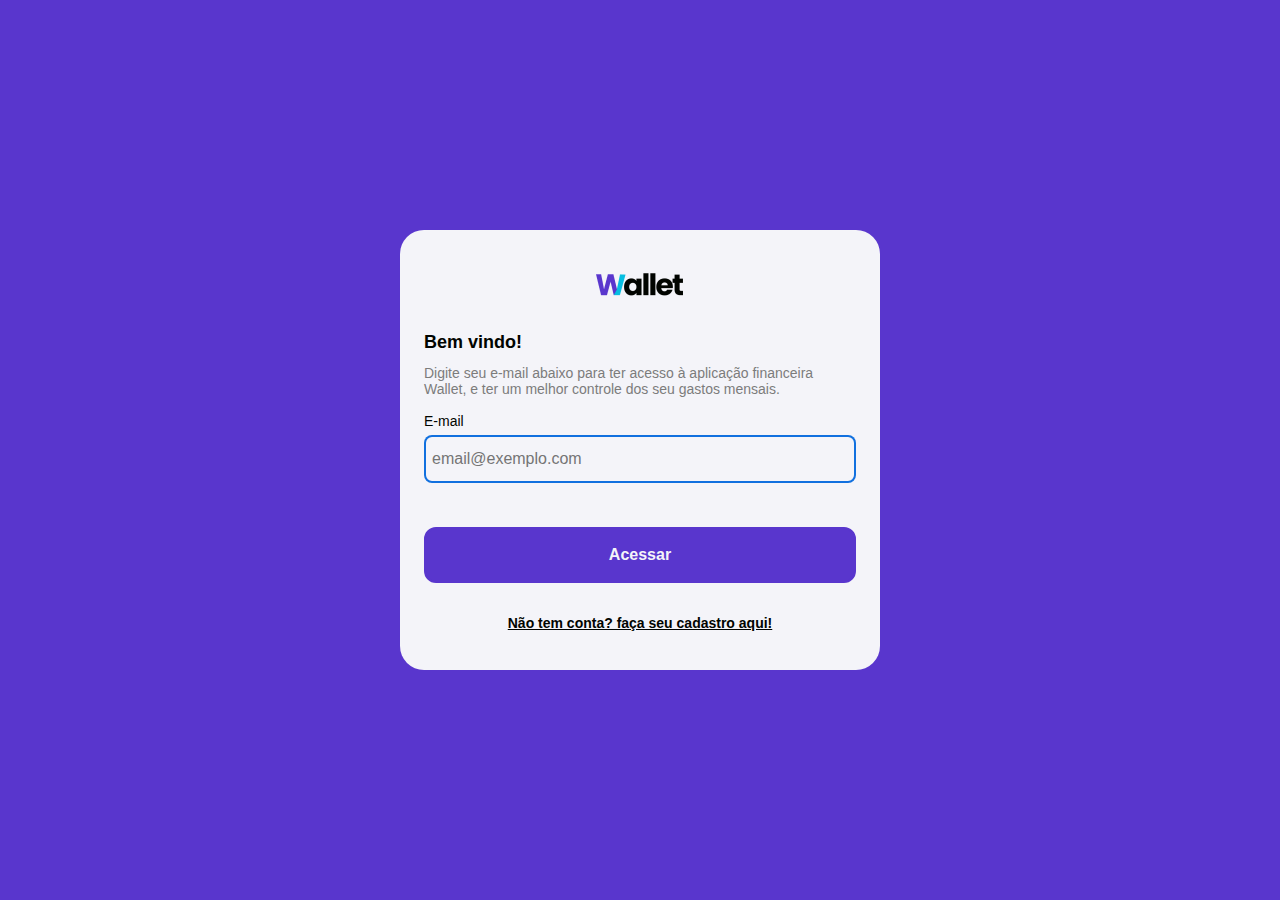
<file: index.html>
<!DOCTYPE html>
<html lang="pt-br">
  <head>
    <meta charset="UTF-8" />
    <meta name="viewport" content="width=device-width, initial-scale=1.0" />
    <title>wallet</title>
    <link rel="stylesheet" href="style.css" />
  </head>
  <body>
    <div class="auth-container">
      <div class="auth-content">
        <div class="auth-content-container">
          <img class="logo" src="src/img/logo (1).png" />
          <h3 class="full-width text-left mt larger">Bem vindo!</h3>
          <p class="mt small">
            Digite seu e-mail abaixo para ter acesso à aplicação financeira
            Wallet, e ter um melhor controle dos seu gastos mensais.
          </p>
          <label class="mt" for="input-email">E-mail</label>
          <input
            placeholder="email@exemplo.com"
            class="mt smaller"
            id="input-email"
            name="input-email"
            type="email"
          />
          <button onclick="onClickLogin()" class="full-width mt larger">
            Acessar
          </button>
          <a href="src/pages/register/index.html" class="mt larger"
            >Não tem conta? faça seu cadastro aqui!</a
          >
        </div>
      </div>
    </div>
    <script src="index.js"></script>
  </body>
</html>
</file>
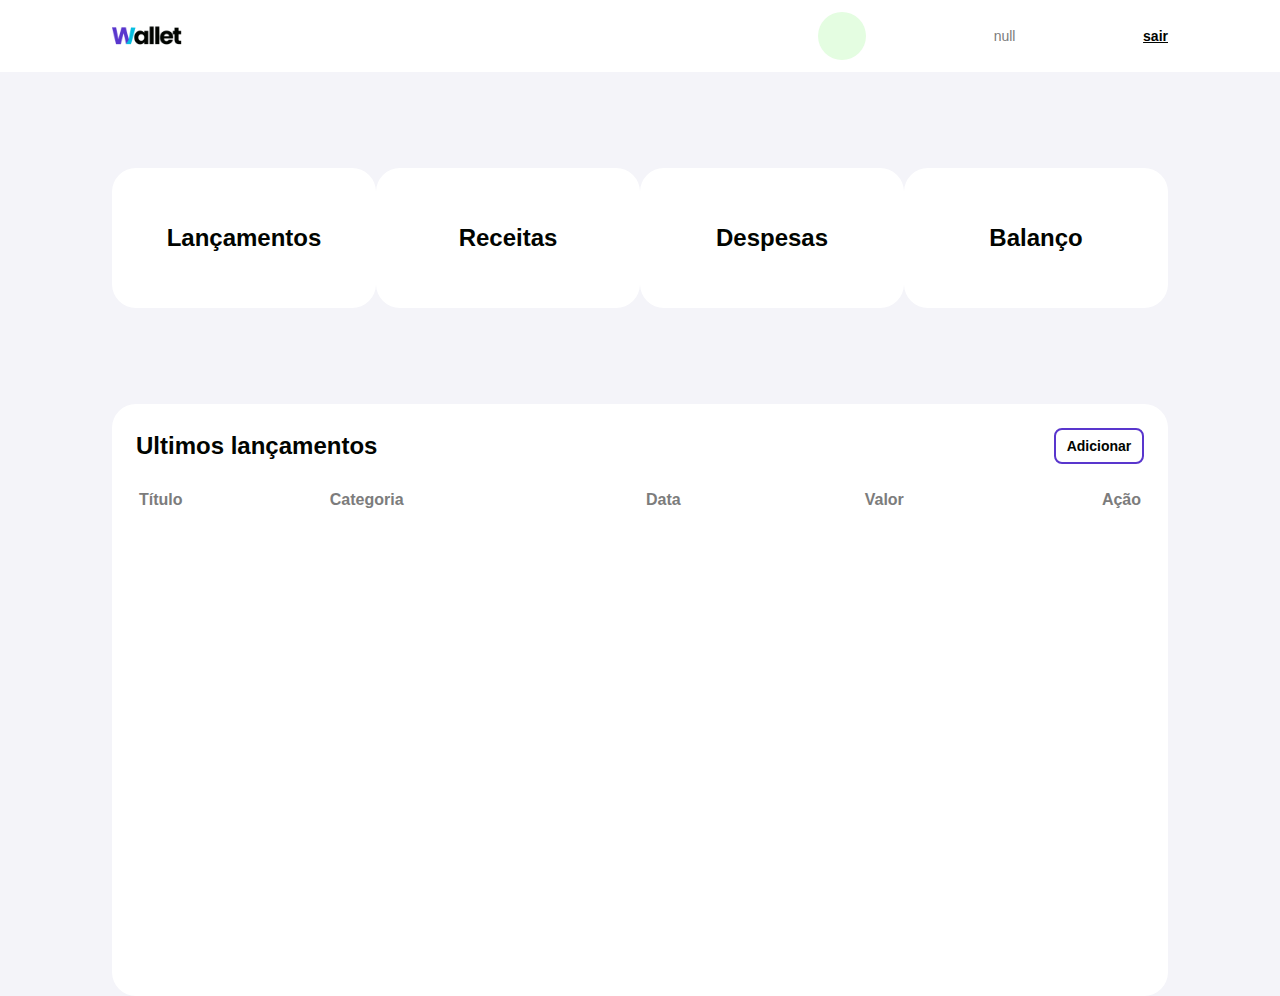
<file: src/pages/home/index.html>
<!DOCTYPE html>
<html lang="pt-br">
  <head>
    <meta charset="UTF-8" />
    <link rel="stylesheet" href="../../../style.css" />
    <link rel="stylesheet" href="style.css" />
    <meta name="viewport" content="width=device-width, initial-scale=1.0" />
    <title>wallet - home</title>
  </head>
  <body>
    <div class="home-content-container">
      <div class="navbar">
        <img
          src="../../img/logo (1).png"
          class="logo-navbar"
          alt="logo wallet app"
        />
        <div id="navbar-user-container" class="navbar-user-container">
          <div id="navbar-user-avatar" class="navbar-user-avatar"></div>
        </div>
      </div>
      <div class="finance-card-contaneir">
        <div id="finance-card-1" class="finance-card">
          <h2>Lançamentos</h2>
        </div>
        <div id="finance-card-2" class="finance-card">
          <h2>Receitas</h2>
        </div>
        <div id="finance-card-3" class="finance-card">
          <h2>Despesas</h2>
        </div>
        <div id="finance-card-4" class="finance-card">
          <h2>Balanço</h2>
        </div>
      </div>

      <div class="table-contaneir">
        <div class="table-content-container">
          <div class="table-content-header">
            <h2>Ultimos lançamentos</h2>
            <button onclick="onOpenModal()" class="small">Adicionar</button>
          </div>

          <table id="finances-table">
            <tr>
              <th>Título</th>
              <th>Categoria</th>
              <th>Data</th>
              <th class="center">Valor</th>
              <th class="right">Ação</th>
            </tr>
          </table>
        </div>
      </div>
    </div>
    <div id="modal" class="modal-backgroud modal-hide">
      <div class="modal-content">
        <div class="modal-content-header">
          <h3>Adicionar lançamento</h3>
          <button onclick="onCloseModal()" class="small">Fechar</button>
        </div>
        <form id="form-register" class="mt">
          <label for="input-title">Título</label>
          <input
            class="mt smaller"
            type="text"
            id="input-title"
            name="input-title"
            placeholder="Ex: conta de energia"
            required
          />
          <label class="mt" for="input-value">Valor</label>
          <input
            class="mt smaller"
            type="text"
            id="input-value"
            name="input-value"
            placeholder="R$ 0,00 (Use valores negativos para uma despesa)"
            required
          />
          <label class="mt" for="input-value">Data</label>
          <input
            class="mt smaller"
            type="date"
            id="input-date"
            name="input-date"
            placeholder="Ex: 02/10/2006"
            required
          />
          <label class="mt" for="input-value">Categoria</label>
          <select
            class="mt smaller"
            id="input-category"
            name="input-category"
            required
          ></select>
          <button type="submit" class="full-width mt larger">Adicionar</button>
        </form>
      </div>
    </div>
    <script src="index.js"></script>
  </body>
</html>
</file>
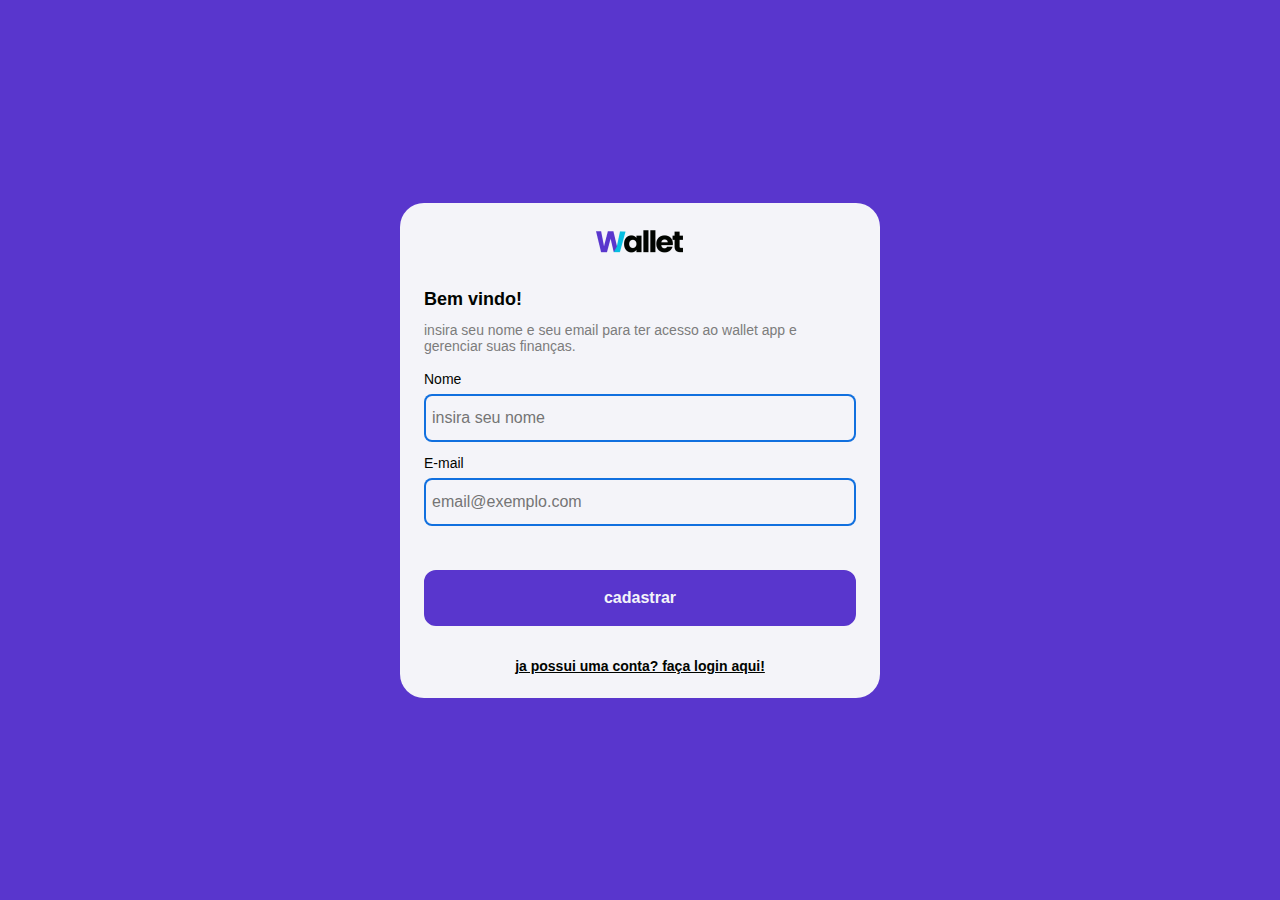
<file: src/pages/register/index.html>
<!DOCTYPE html>
<html lang="pt-br">
  <head>
    <meta charset="UTF-8" />
    <meta name="viewport" content="width=device-width, initial-scale=1.0" />
    <title>wallet - cadastro</title>
    <link rel="stylesheet" href="../../../style.css" />
  </head>
  <body>
    <div class="auth-container">
      <div class="auth-content">
        <div class="auth-content-container">
          <img class="logo" src="../../img/logo (1).png" />
          <h3 class="full-width text-left mt larger">Bem vindo!</h3>
          <p class="mt small">
            insira seu nome e seu email para ter acesso ao wallet app e
            gerenciar suas finanças.
          </p>
          <form id="form-register" class="mt">
            <label for="input-name">Nome</label>
            <input
              class="mt smaller"
              id="input-name"
              name="input-name"
              type="name"
              placeholder="insira seu nome"
              required
            />
            <label class="mt" for="input-email">E-mail</label>
            <input
              placeholder="email@exemplo.com"
              class="mt smaller"
              id="input-email"
              name="input-email"
              type="email"
              required
            />
            <button type="submit" class="full-width mt larger">
              cadastrar
            </button>
          </form>

          <a href="../../../index.html" class="mt larger"
            >ja possui uma conta? faça login aqui!</a
          >
        </div>
      </div>
    </div>
    <script src="index.js"></script>
  </body>
</html>
</file>
<file: style.css>
@import url("https://fonts.googleapis.com/css2?family=Poppins:wght@100;200;300;400;500;600;700;800;900&display=swap");

body {
  padding: 0px;
  margin: 0px;
  font-family: "Noto sans", sans-serif;
  color: #010400;
}

h1 {
  font-size: 40px;
  font-weight: bolder;
  margin: 0px;
  padding: 0px;
}

h2 {
  font-size: 24px;
  font-weight: bold;
  margin: 0px;
  padding: 0px;
}

h3 {
  font-size: 18px;
  font-weight: bold;
  margin: 0px;
  padding: 0px;
}

h4 {
  font-size: 16px;
  color: #7c7c7c;
  font-weight: 700;
  margin: 0px;
  padding: 0px;
}

p {
  font-size: 14px;
  color: #7c7c7c;
  font-weight: 500;
  margin: 0px;
  padding: 0px;
}

p1 {
  font-size: 14px;
  font-weight: 600;
  line-height: 19px;
  letter-spacing: 0em;
  text-align: left;
}

label {
  width: 100%;
  font-size: 14px;
  font-weight: 500;
}

a {
  font-size: 14px;
  font-weight: 700;
  text-decoration: underline;
  color: #010400;
}

button {
  background-color: #5936cd;
  height: 56px;
  width: 432px;
  border-radius: 12px;
  color: #f4f4f9;
  font-weight: bold;
  font-size: 16px;
  border-color: #5936cd;
  border-width: 2px;
  border-style: solid;
  cursor: pointer;
}

button.small {
  background-color: #ffffff;
  color: #010400;
  font-size: 14px;
  border-radius: 8px;
  width: 90px;
  height: 36px;
}

input,
select {
  background-color: #f4f4f9;
  width: 100%;
  height: 48px;
  border-color: #06de;
  border-width: 2px;
  border-style: solid;
  border-radius: 8px;
  color: #010400;
  font-size: 16px;
  margin-bottom: 12px;
  padding: 6px;
  box-sizing: border-box;
}

.full-width {
  width: 100%;
}

.text-center {
  text-align: center;
}

.text-left {
  align-items: left;
}

.mt {
  margin-top: 16px;
}

.mt.larger {
  margin-top: 32px;
}

.mt.large {
  margin-top: 24px;
}

.mt.small {
  margin-top: 12px;
}

.mt.smaller {
  margin-top: 6px;
}

.logo {
  width: 88px;
  height: auto;
}

.auth-container {
  width: 100vw;
  height: 100vh;
  display: flex;
  align-items: center;
  justify-content: center;
  background-color: #5936cd;
}

.auth-content {
  display: flex;
  align-items: center;
  justify-content: center;
  width: 480px;
  height: auto;
  min-height: 440px;
  background-color: #f4f4f9;
  border-radius: 24px;
}

.auth-content-container {
  display: flex;
  flex-direction: column;
  align-items: center;
  justify-content: center;
  width: 100%;
  height: 100%;
  padding: 24px;
}
</file>
<file: src/pages/home/style.css>
.home-content-container {
  display: flex;
  flex-direction: column;
  align-items: flex-start;
  justify-content: flex-start;
  width: 100vw;
  height: auto;
  min-height: 100vh;
  background-color: #f4f4f9;
}

.navbar {
  display: flex;
  flex-direction: row;
  align-items: center;
  justify-content: space-between;
  height: 72px;
  width: 100vw;
  background-color: #ffffff;
  top: 0px;
  left: 0px;
  right: 0px;
  padding: 24px 112px;
  box-sizing: border-box;
}

.logo-navbar {
  height: 24px;
  width: auto;
}

.navbar-user-container {
  display: flex;
  flex-direction: row;
  align-items: center;
  justify-content: space-between;
  width: 350px;
  height: 100%;
}

.navbar-user-avatar {
  display: flex;
  align-items: center;
  justify-content: center;
  height: 48px;
  width: 48px;
  border-radius: 24px;
  background-color: #e4fde1;
}

.finance-card-contaneir {
  display: flex;
  width: 100%;
  flex-direction: row;
  align-items: center;
  justify-content: space-between;
  margin-top: 48px;
  padding: 48px 112px;
  box-sizing: border-box;
}

.finance-card {
  display: flex;
  flex-direction: column;
  align-items: center;
  justify-content: center;
  width: 280px;
  height: 140px;
  border-radius: 24px;
  background-color: #ffffff;
}

.table-contaneir {
  display: flex;
  width: 100%;
  flex-direction: column;
  align-items: flex-start;
  justify-content: flex-start;
  margin-top: 48px;
  padding: 0px 112px;
  box-sizing: border-box;
}

.table-content-container {
  display: flex;
  width: 100%;
  flex-direction: column;
  align-items: flex-start;
  justify-content: flex-start;
  background-color: #ffffff;
  border-radius: 24px;
  height: 592px;
  padding: 24px;
  box-sizing: border-box;
}

.table-content-header {
  display: flex;
  width: 100%;
  flex-direction: row;
  align-items: center;
  justify-content: space-between;
  padding-bottom: 24px;
  box-sizing: border-box;
}

table {
  width: 100%;
}

th {
  text-align: left;
  color: #7c7c7c;
}

th.right {
  text-align: right;
}

th.center {
  text-align: center;
}

td {
  color: #7c7c7c;
}

td.right {
  text-align: right;
}

td.center {
  text-align: center;
}

.modal-backgroud {
  display: none;
  flex-direction: column;
  align-items: flex-end;
  position: fixed;
  top: 0;
  left: 0;
  bottom: 0;
  right: 0;
  width: 100vw;
  height: 100vh;
  background-color: rgba(1, 4, 0, 0.2);
}

.modal-content {
  height: 100%;
  width: 480px;
  background-color: #f4f4f9;
  padding: 24px;
  box-sizing: border-box;
}

.modal-content-header {
  display: flex;
  flex-direction: row;
  justify-content: space-between;
  align-items: center;
  width: 100%;
}
</file>
